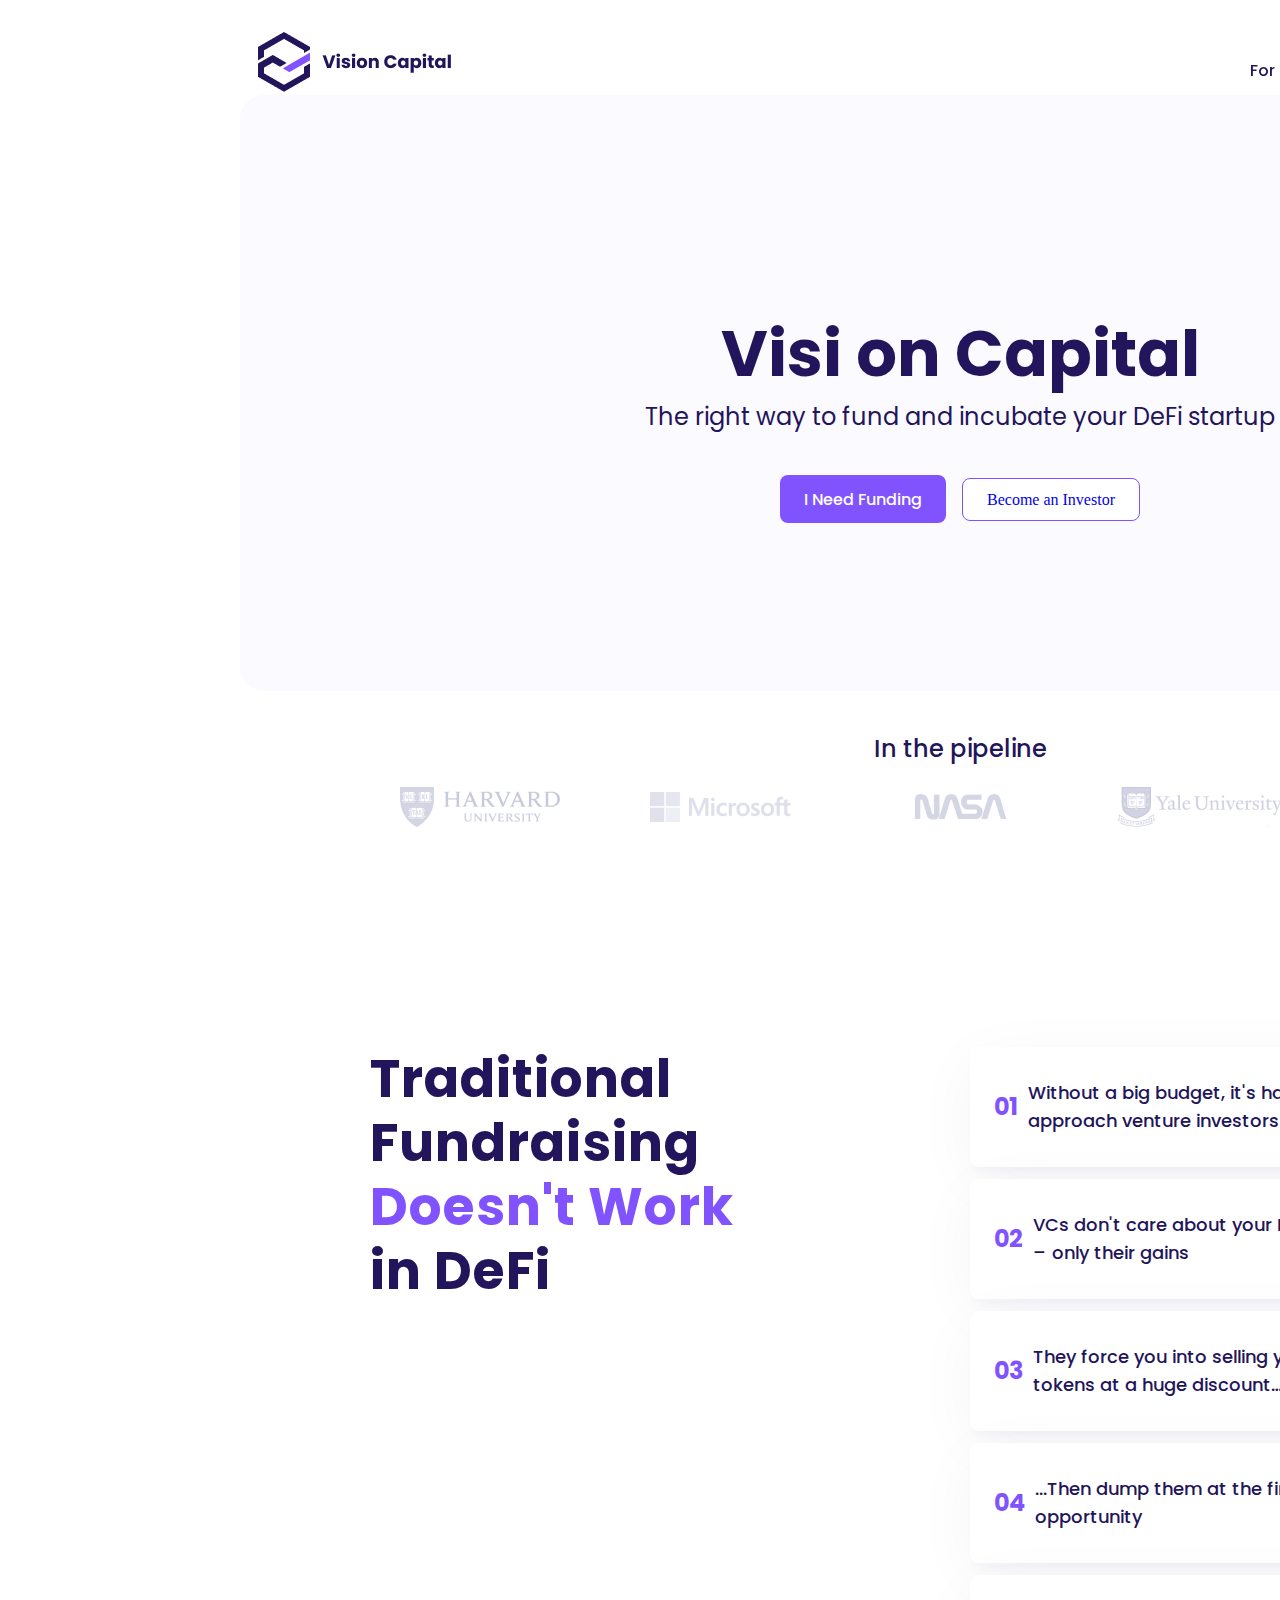
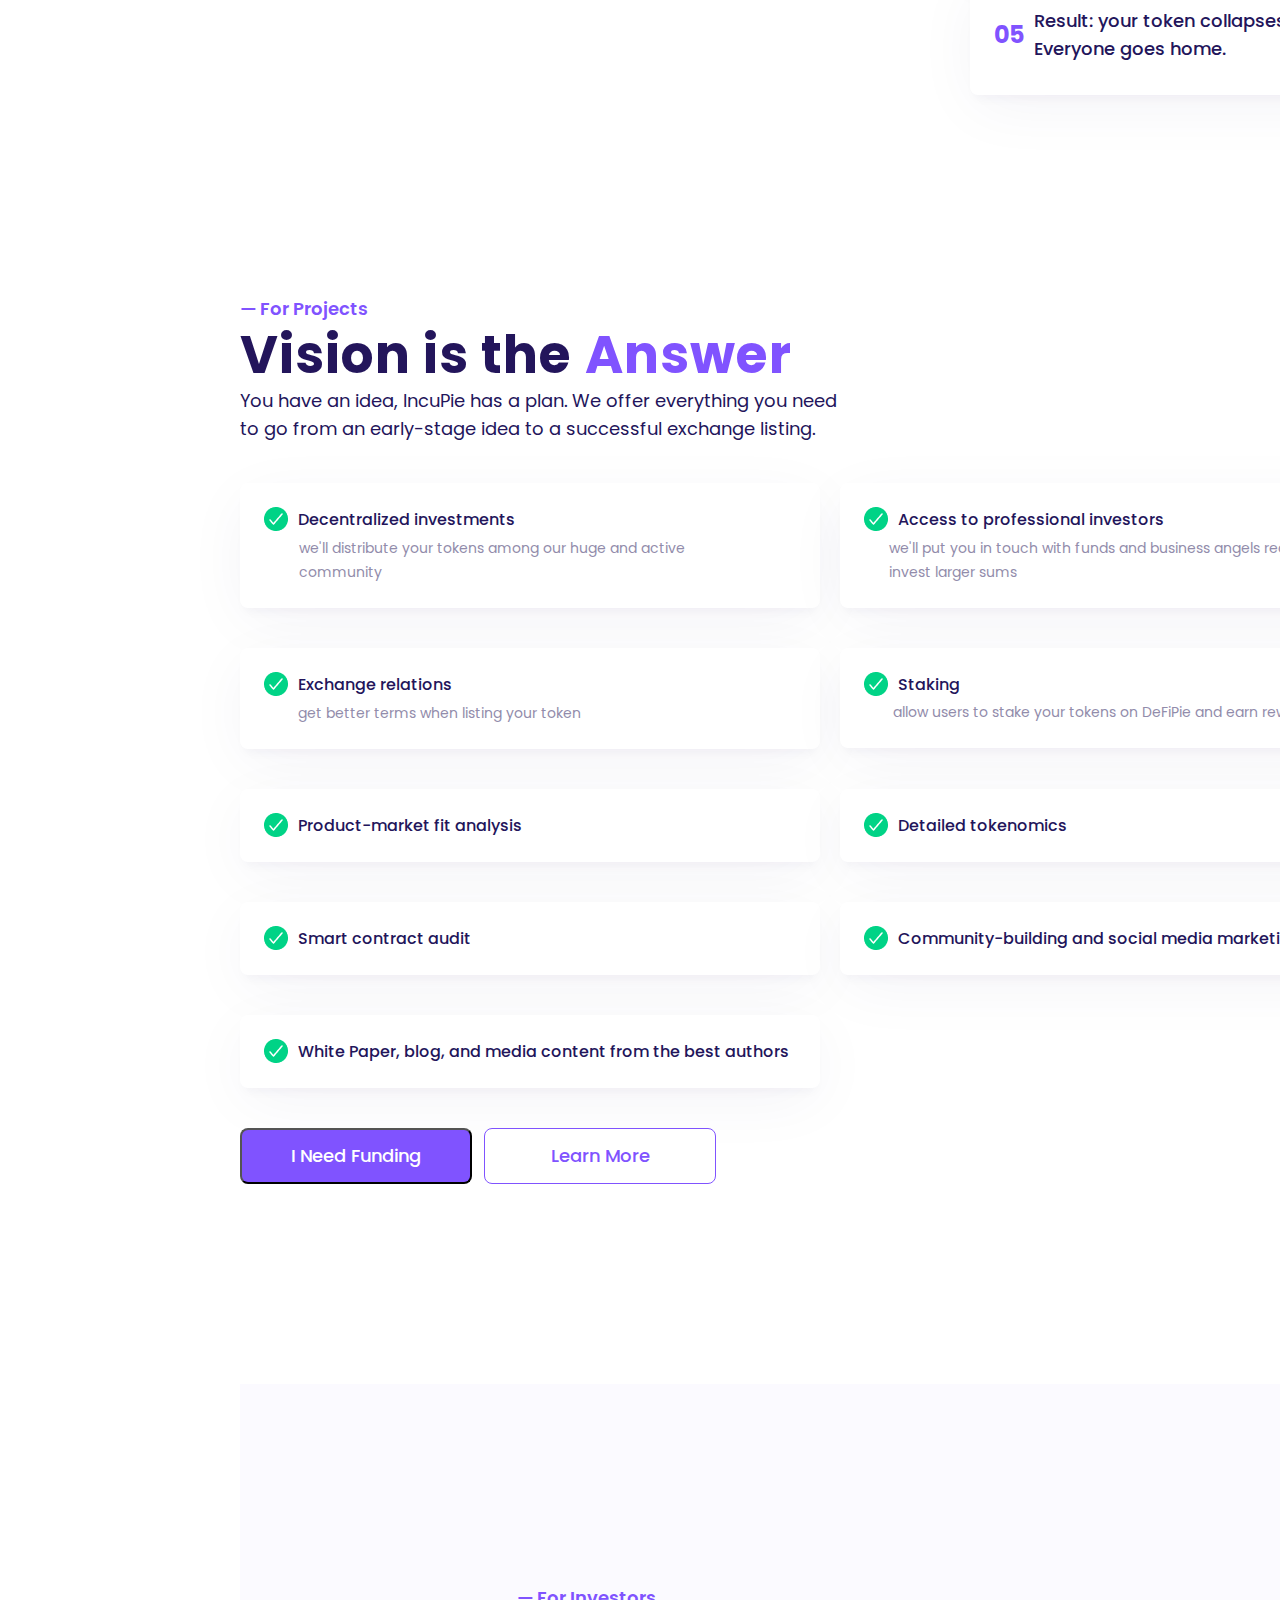
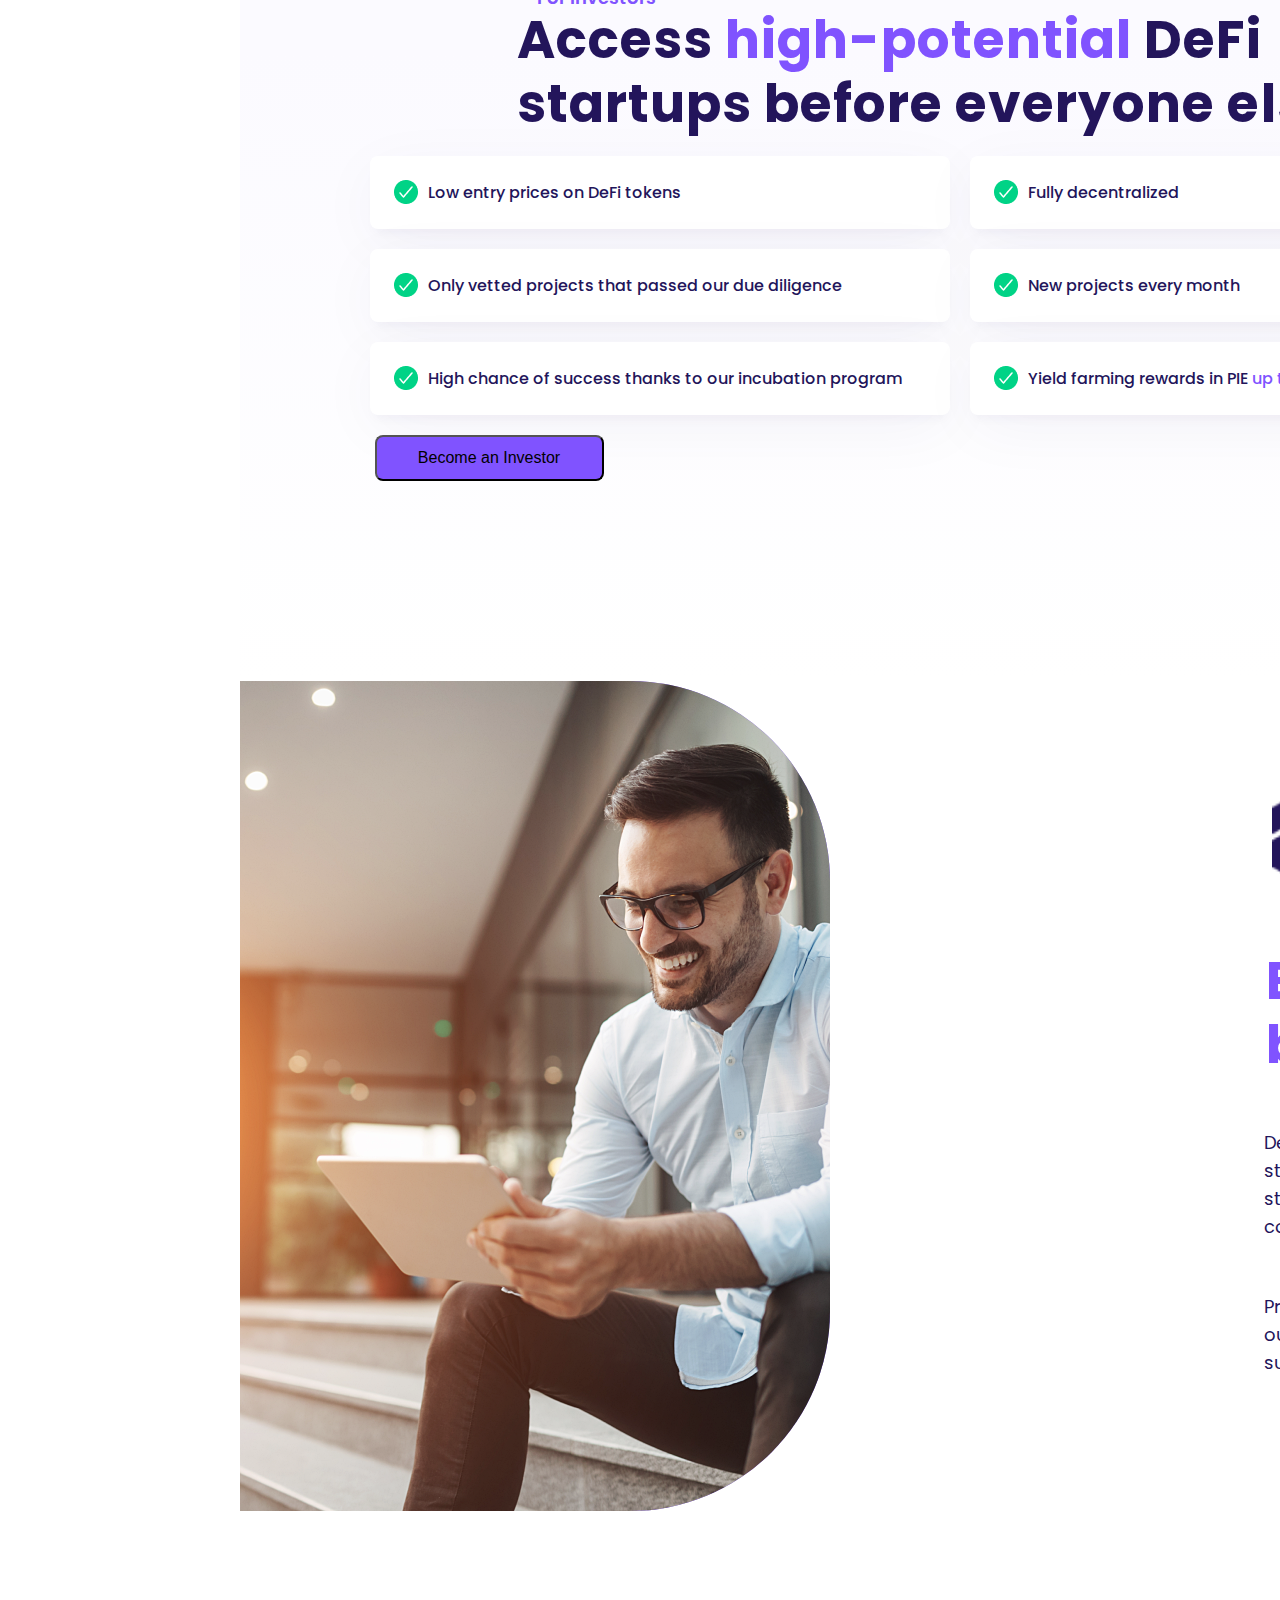
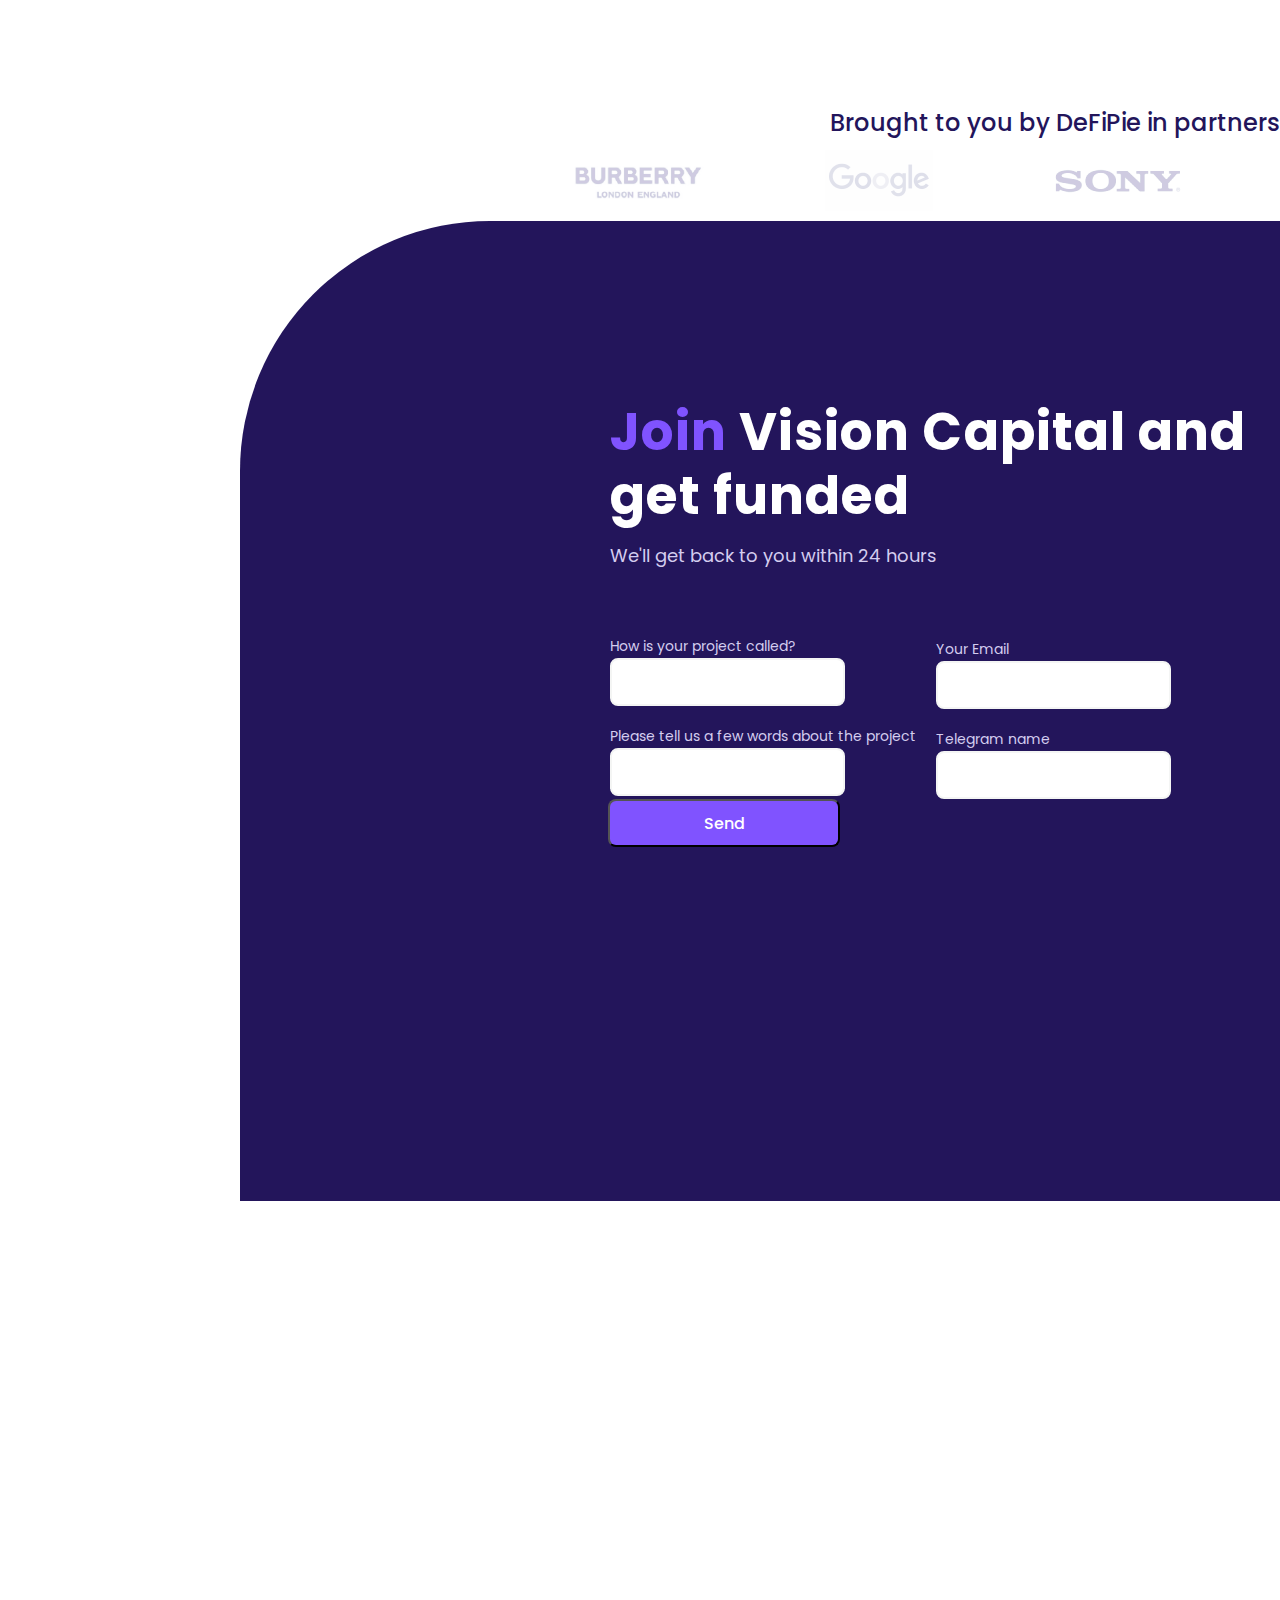
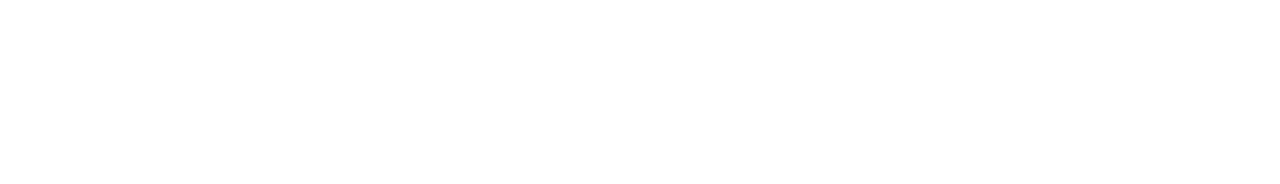
<file: imtihon/index.html>
<!DOCTYPE html>
<html lang="en">
<head>
    <meta charset="UTF-8">
    <meta name="viewport" content="width=device-width, initial-scale=1.0">
    <link rel="stylesheet" href="https://cdnjs.cloudflare.com/ajax/libs/font-awesome/6.4.2/css/all.min.css" integrity="sha512-z3gLpd7yknf1YoNbCzqRKc4qyor8gaKU1qmn+CShxbuBusANI9QpRohGBreCFkKxLhei6S9CQXFEbbKuqLg0DA==" crossorigin="anonymous" referrerpolicy="no-referrer" />
    <link rel="stylesheet" href="./style/normalize.css">
    <link rel="stylesheet" href="./style/style.css">
    <title>Document</title>
</head>
<body>
    <div class="contener">
        <div class="contenerr">
        <header>
            <img src="./img/Logo.png" alt="">
            <ul class="ul-link">
                <li>For Investors</li>
                <li>For Projects</li>
                <button>Join Now</button>
            </ul>
        </header>
        <div class="contener2">
            <h1>Visi    on Capital</h1>
            <p>The right way to fund and incubate your DeFi startup</p>
            <div class="but">
                <button>I Need Funding</button>
                <a href="./page.html">Become an Investor </a>
            
            </div>
        </div>
       <div class="smal-co">
        <h2>In the pipeline</h2>
        <div class="images">
            <img src="./img/logo1.png" >
            <img src="./img/logo2.png" >
            <img src="./img/logo3.png" >
            <img src="./img/logo4.png" >
            <img src="./img/logo5.png">
        </div>
       </div>
       <div class="section3">
        <div class="mini-contener">
            <div class="title">
                <h2>Traditional <br>Fundraising <br>
                    <span>Doesn't Work</span> <br>
                    in DeFi</h2>
            </div>
            <div class="ul">
                <div class="li">
                    <h6 style="color: var(--main-primary, #8053FF);
                    font-family: Poppins;
                    font-size: 24px;
                    font-style: normal;
                    font-weight: 700;
                    line-height: 28px; /* 116.667% */">01</h6>
                    <h2 style="width: 337px;
                    color: var(--main-body, #23155B);
                    /* 18/Medium */
                    font-family: Poppins;
                    font-size: 18px;
                    font-style: normal;
                    font-weight: 500;
                    line-height: 28px; /* 155.556% */">Without a big budget, it's hard to approach venture investors</h2>

                </div>
                <div class="liu">
                    <h6 style="color: var(--main-primary, #8053FF);
                    font-family: Poppins;
                    font-size: 24px;
                    font-style: normal;
                    font-weight: 700;
                    line-height: 28px; /* 116.667% */">02</h6>
                    <h3 style="width: 337px;
                    color: var(--main-body, #23155B);
                    /* 18/Medium */
                    font-family: Poppins;
                    font-size: 18px;
                    font-style: normal;
                    font-weight: 500;
                    line-height: 28px; /* 155.556% */">VCs don't care about your DeFi idea – only their gains</h3>
                </div>
                <div class="lio">
                    <h6 style="color: var(--main-primary, #8053FF);
                    font-family: Poppins;
                    font-size: 24px;
                    font-style: normal;
                    font-weight: 700;
                    line-height: 28px; /* 116.667% */">03</h6>
                    <h3 style="width: 337px;
                    color: var(--main-body, #23155B);
                    /* 18/Medium */
                    font-family: Poppins;
                    font-size: 18px;
                    font-style: normal;
                    font-weight: 500;
                    line-height: 28px; /* 155.556% */">They force you into selling your tokens at a huge discount…</h3>
                </div>
                <div class="tyu">
                    <h6 style="color: var(--main-primary, #8053FF);
                    font-family: Poppins;
                    font-size: 24px;
                    font-style: normal;
                    font-weight: 700;
                    line-height: 28px; /* 116.667% */">04</h6>
                    <h3 style="width: 337px;
                    color: var(--main-body, #23155B);
                    /* 18/Medium */
                    font-family: Poppins;
                    font-size: 18px;
                    font-style: normal;
                    font-weight: 500;
                    line-height: 28px; /* 155.556% */">...Then dump them at the first opportunity</h3>
                </div>
                <div class="salom">
                    <h6 style="color: var(--main-primary, #8053FF);
                    font-family: Poppins;
                    font-size: 24px;
                    font-style: normal;
                    font-weight: 700;
                    line-height: 28px; /* 116.667% */">05</h6>
                    <h3 style="width: 337px;
                    color: var(--main-body, #23155B);
                    /* 18/Medium */
                    font-family: Poppins;
                    font-size: 18px;
                    font-style: normal;
                    font-weight: 500;
                    line-height: 28px; /* 155.556% */">Result: your token collapses. Everyone goes home.</h3>

                </div>
            </div>
        </div>
       </div>
       <div class="scetion4">
        <p>— For Projects</p>
        <h3 style="  color: var(--main-body, #23155B);
        font-family: Poppins; font-size: 52px; font-style: normal;font-weight: 700;line-height: 64px; /* 123.077% */ letter-spacing: 1.04px;">Vision is the <span style="color: var(--main-primary, #8053FF);      /* Titles/H2 */        font-family: Poppins;        font-size: 52px;        font-style: normal;  font-weight: 700;line-height: 64px;letter-spacing: 1.04px;">Answer</span></h3>
            <h4>You have an idea, IncuPie has a plan. We offer everything you need to go from an early-stage idea to a successful exchange listing.</h4>
            <div class="section7">
              <div class="li-1">
                <div class="li-2">
                    <img src="./img/chekbox.png" alt="">
                    <h4>Decentralized investments</h4>
                    <br>
                    <p>we'll distribute your tokens among our huge and active community</p>
                </div>
                <div class="li-3">
                    <img src="./img/chekbox.png" alt="">
                    <h4>Access to professional investors</h4>
                    <p>we'll put you in touch with funds and business angels ready to invest larger sums</p>
                </div>
              </div>
              <div class="li-23">
                <div class="right4">
                    <img src="./img/chekbox.png" alt="">
                    <h3>Exchange relations</h3>
                    <h4>get better terms when listing your token</h4>
                </div>
                <div class="left5">
                    <img src="./img/chekbox.png" alt="">
                    <h3>Staking</h3>
                    <h4>allow users to stake your tokens on DeFiPie and earn rewards</h4>
                </div>
              </div>
              <div class="li-34">
                <div class="si">
                    <img src="./img/chekbox.png" alt="">
                    <h2>Product-market fit analysis</h2>
                </div>
                <div class="di">
                    <img src="./img/chekbox.png" alt="">
                    <h3>Detailed tokenomics  </h3>
                </div>
              </div>
              <div class="li-35">
                <div class="li-0">
                    <img src="./img/chekbox.png" alt="">
                    <h2>Smart contract audit</h2>
                </div>
                <div class="li-9">
                    <img src="./img/chekbox.png" alt="">
                    <h2>Community-building and social media marketing</h2>
                </div>
              </div>
              <div class="li-09">
                <div class="saloa">
                    <img src="./img/chekbox.png" alt="">
                    <h2>White Paper, blog, and media content from the best authors</h2>
                </div>
              </div>
       </div>
       <div class="btn2">
        <button>I Need Funding</button>
        <a href="#">Learn More</a>

       </div>
       <div class="section8">
        <div class="cont">
            <p>— For Investors</p>
            <h3>Access <span>high-potential</span> DeFi startups before everyone else</h3>
        </div>
        <div class="li-1">
            <div class="li-2">
                <img src="./img/chekbox.png" alt="">
                <h4>Low entry prices on DeFi tokens</h4>
                
            </div>
            <div class="li-3">
                <img src="./img/chekbox.png" alt="">
                <h4>Fully decentralized </h4>
            </div>
          </div>
          <div class="li-23">
            <div class="right4">
                <img src="./img/chekbox.png" alt="">
                <h3>Only vetted projects that passed our due diligence</h3>
            </div>
            <div class="left5">
                <img src="./img/chekbox.png" alt="">
                <h3>New projects every month</h3>
            </div>
          </div>
          <div class="li-34">
            <div class="si">
                <img src="./img/chekbox.png" alt="">
                <h2>High chance of success thanks to our incubation program</h2>
            </div>
            <div class="di">
                <img src="./img/chekbox.png" alt="">
                <h3>Yield farming rewards in PIE <span>up to 100% a year</span></h3>
            </div>
          </div>
          <button>Become an Investor</button>
          
       </div>
       <div class="top1">
        <img src="./img/odamtelfon.png" alt=""> 
    </div>
        <div class="cool">
            <img src="./img/3.png" alt="">
            <h3> <span>Brought to you by</span> DeFiPie</h3>
            <p>DeFiPie is the first DeFi app to bring together crypto lending, staking, P2P loans, liquidity mining, and trading. We have a strong development and marketing team and an active, constantly growing community.</p>
            <p>Project incubation is a natural next step: now that we've done it ourselves, we want to help other quality projects to achieve success.</p>
        </div>
        <div class="section9">
            <h3>Brought to you by DeFiPie in partnership with</h3>
            <div class="logotip">
                <img src="./img/image21.png" alt="">
                <img src="./img/22.png" alt="">
                <img src="./img/23.png" alt="">
                <img src="./img/24.png" alt="">
                <img src="./img/25.png" alt="">
            </div>
        </div>
        <div class="foter">
            <div class="foter1">
                <h2> <span>Join</span>
                    Vision Capital and get funded</h2>
                    <p>We'll get back to you within 24 hours</p>
                    <div class="inputs">
                        <form action="“/new-project”">
                            <label for="#">How is your project called?</label>
                            <br>
                            <input type="tel">
                            <br>
                            <label for="#">Please tell us a few words about the project</label>
                            <br>
                            <input type="text">
                        </form>
                    </div>
                    <div class="input-0">
                        <form action="“/new-project”">
                            <label for="#">Your Email</label>
                            <br>
                            <input type="email">
                            <br>
                            <label for="#">Telegram name</label>
                            <br>
                            <input type="text">
                            <button>Send</button>
                        </form>
                    </div>
            </div>
            <div class="col">
           <img src="./img/col.png" alt="">   
            </div>
        </div>
       </div>
    </div>
    <a href="./2page.html" style="font-size: 200px; margin-left: 1932px; text-decoration: none; color: aqua;">2page</a>
</body>
</html>
</file>
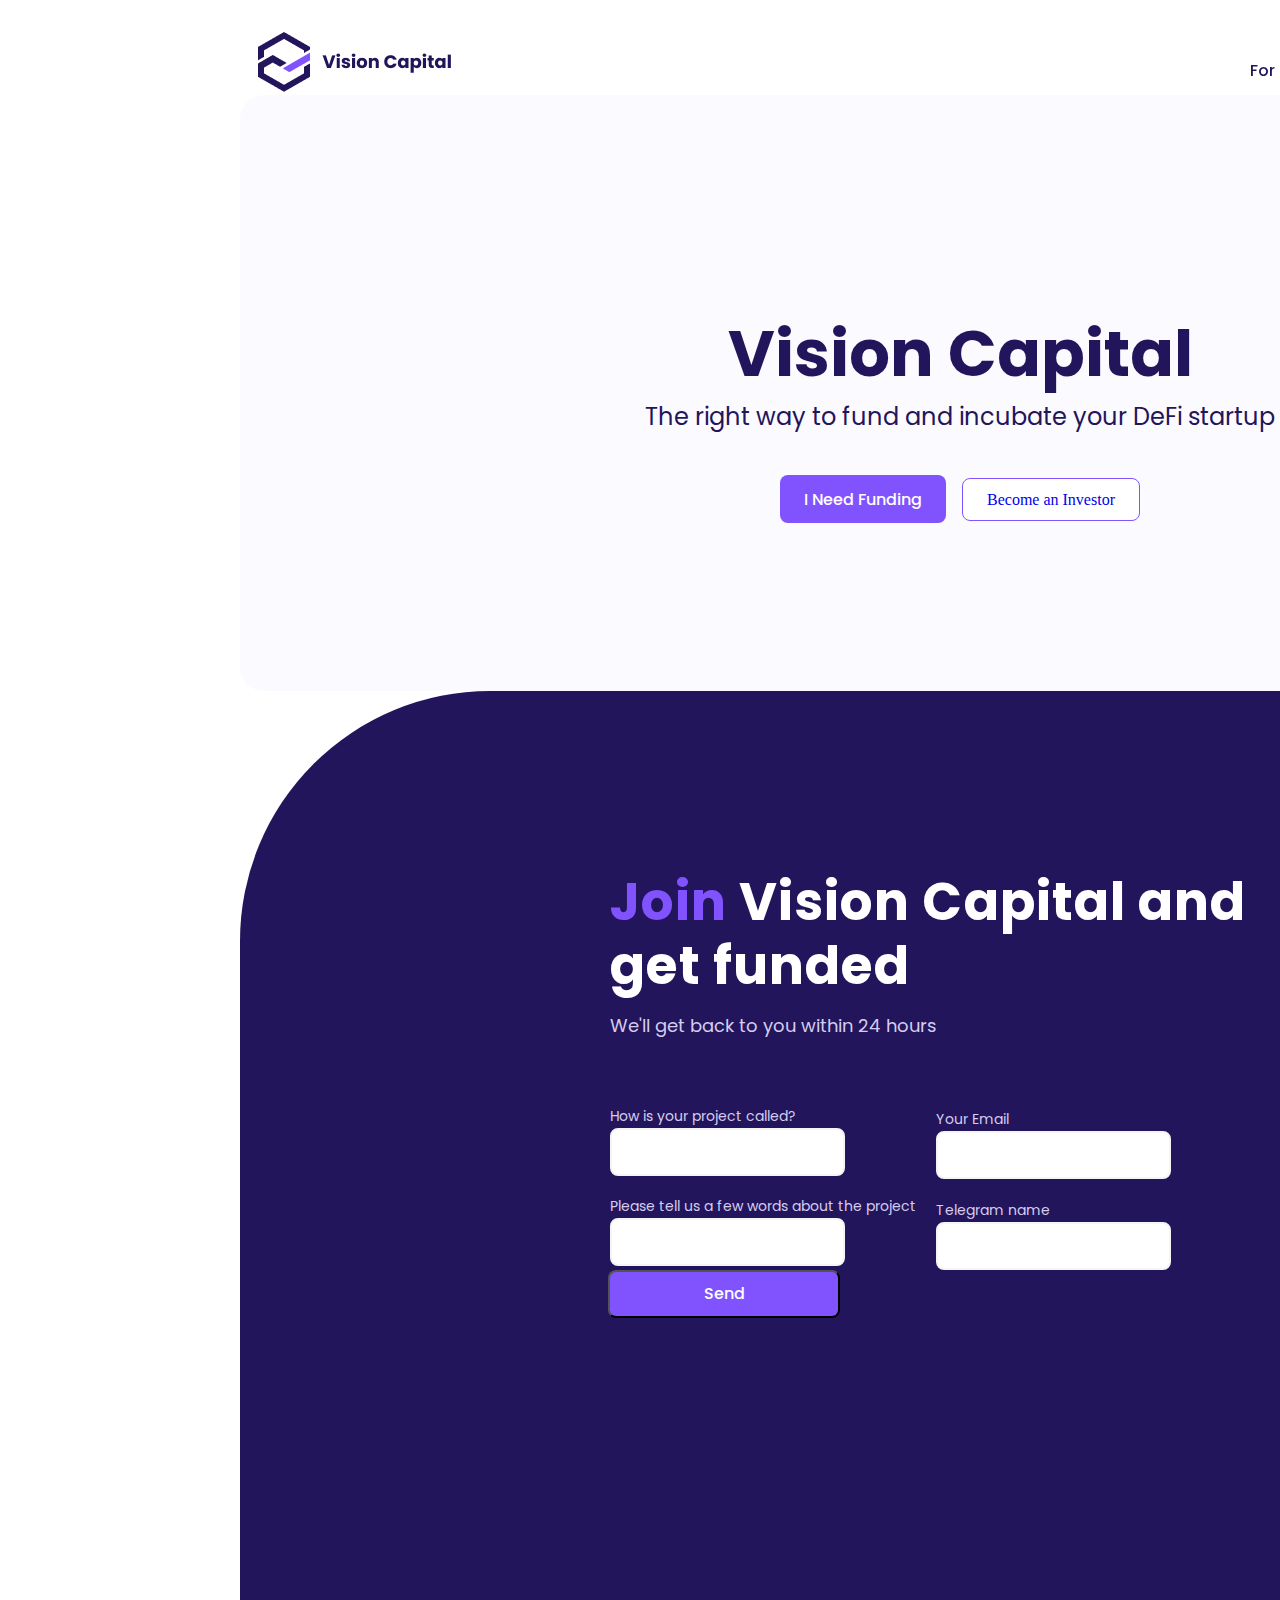
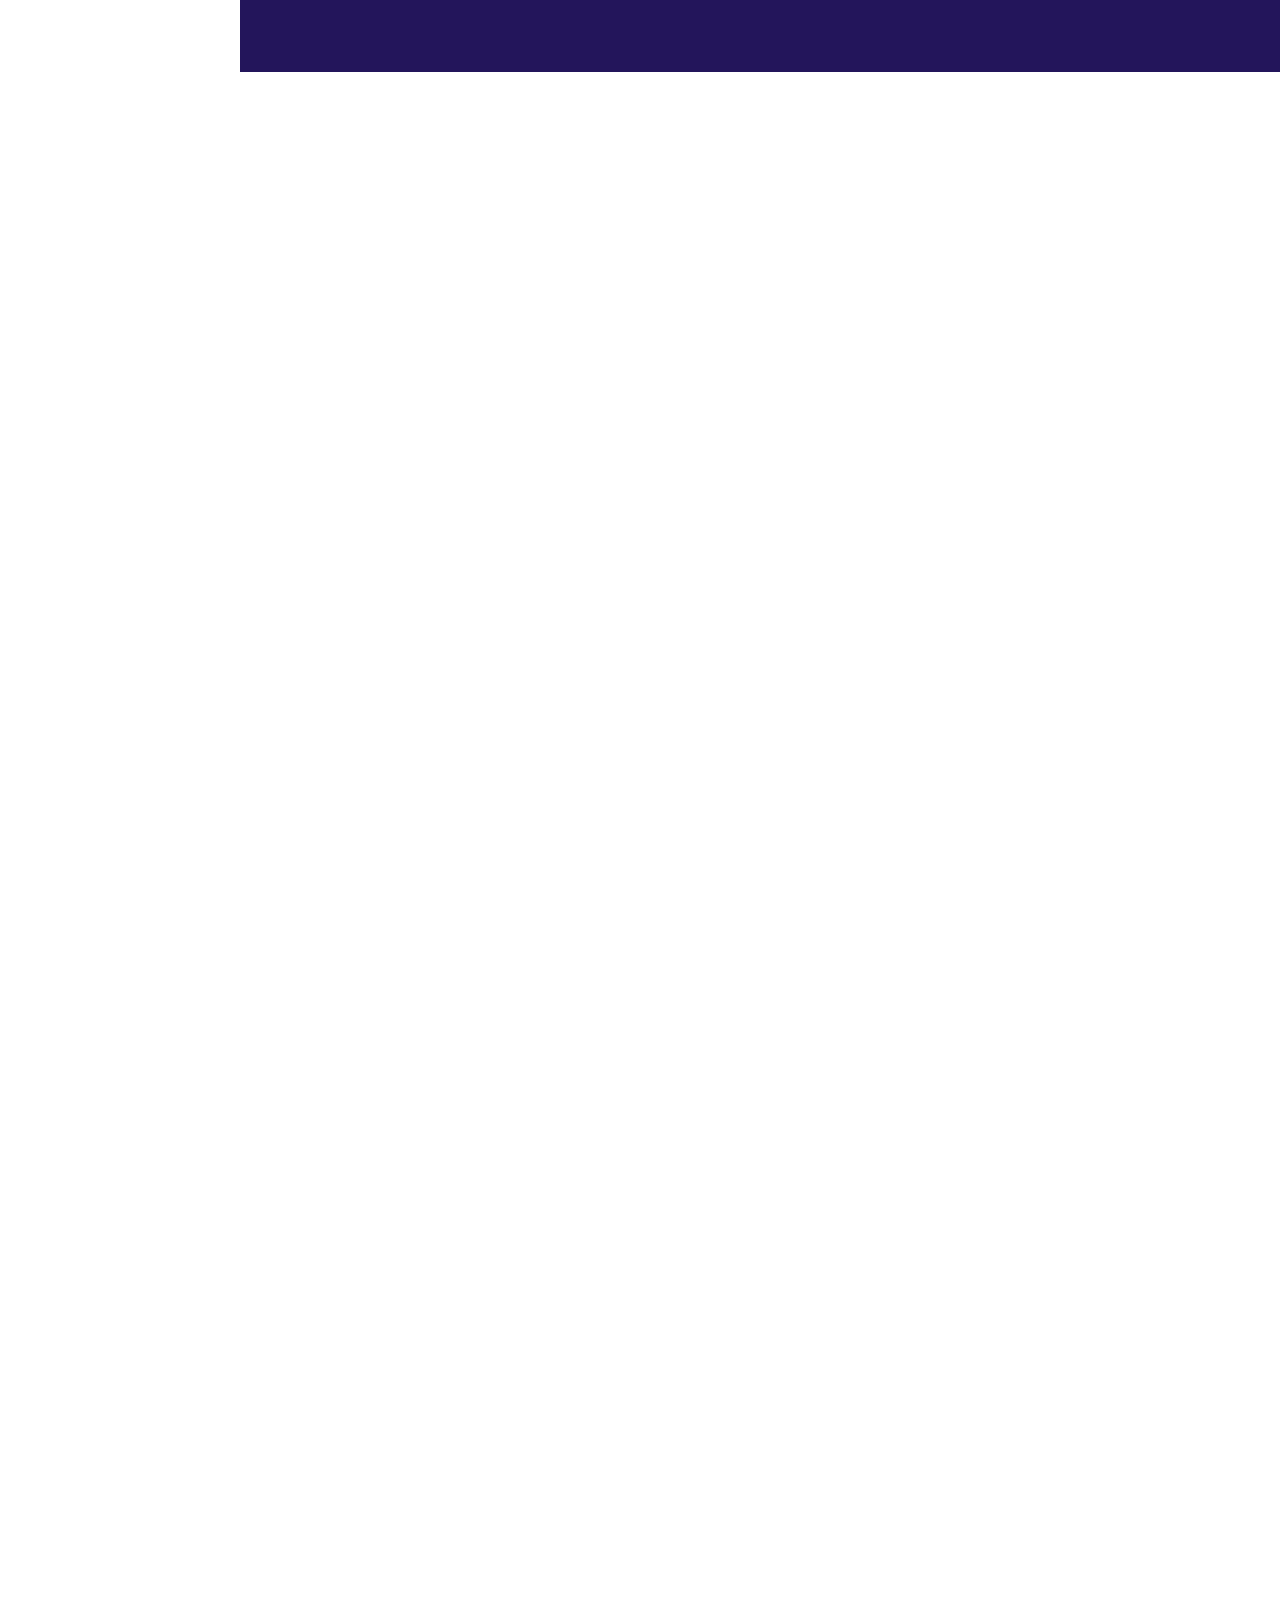
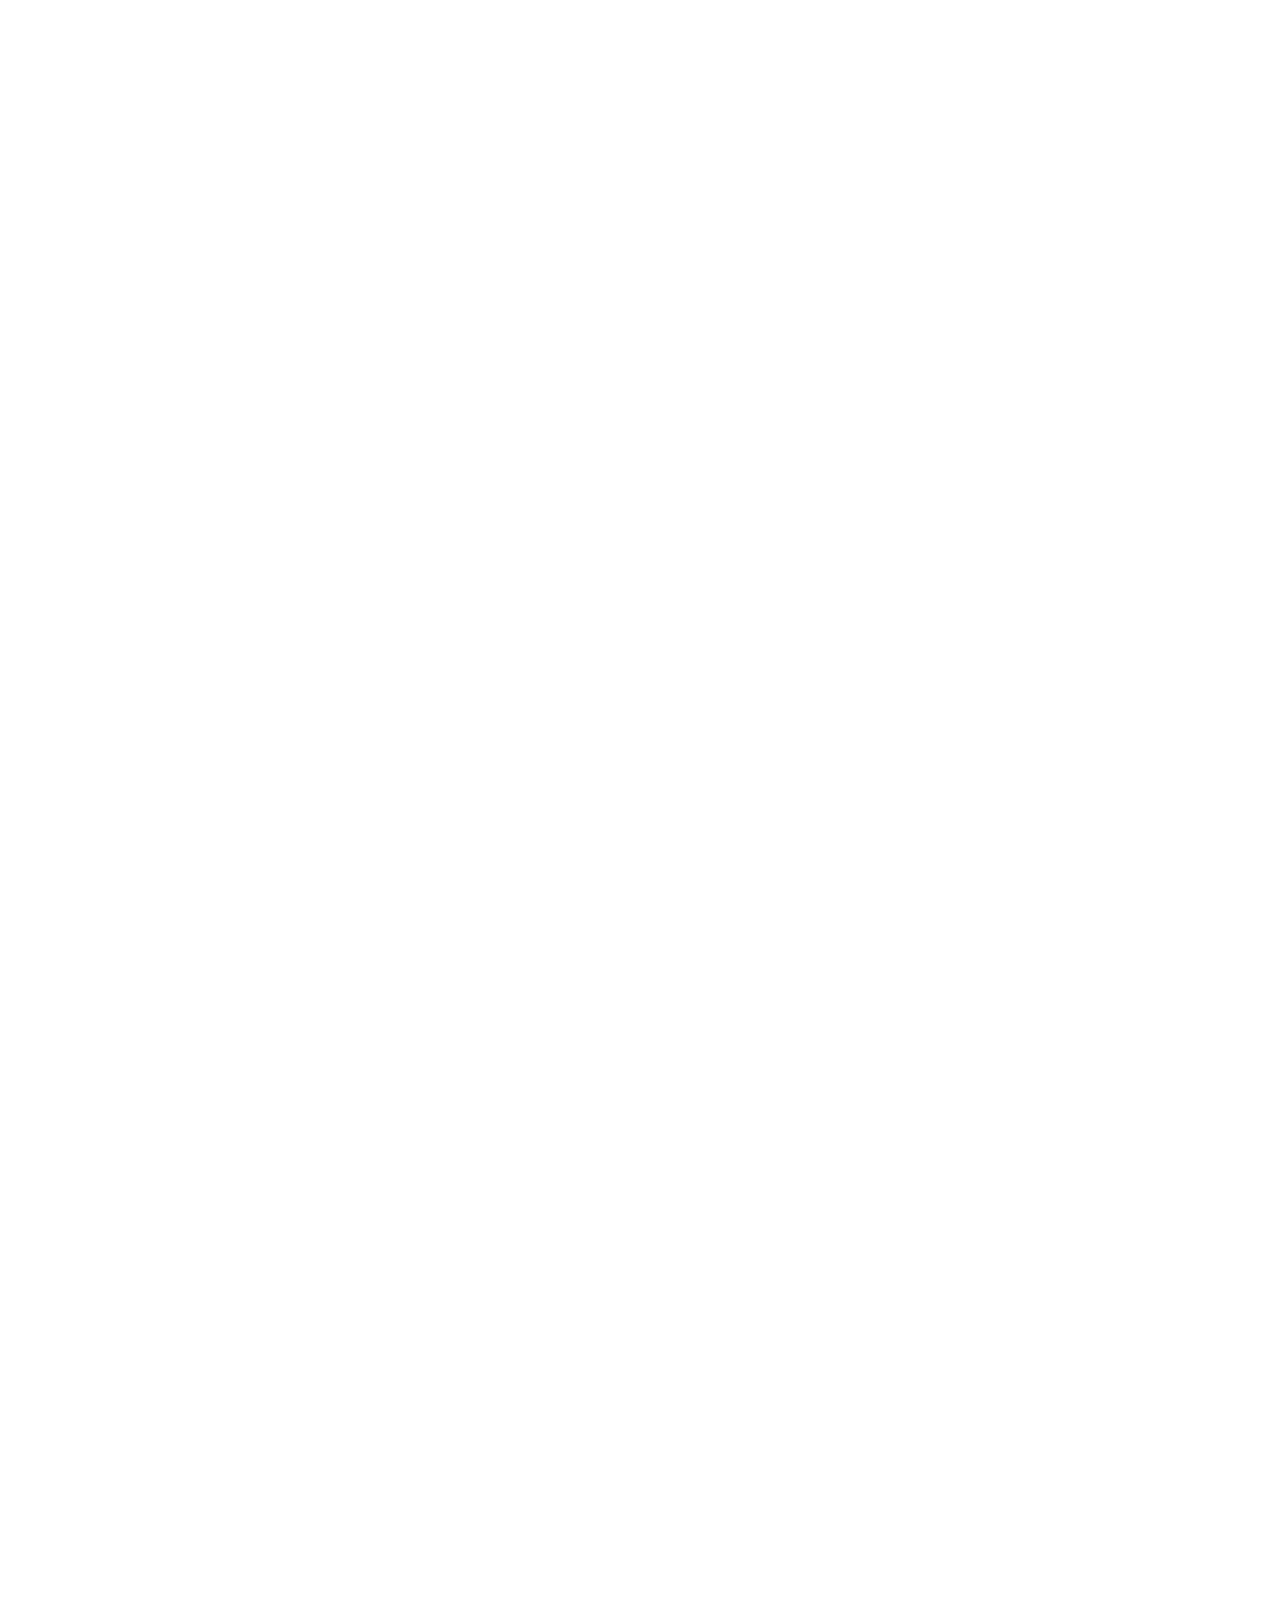
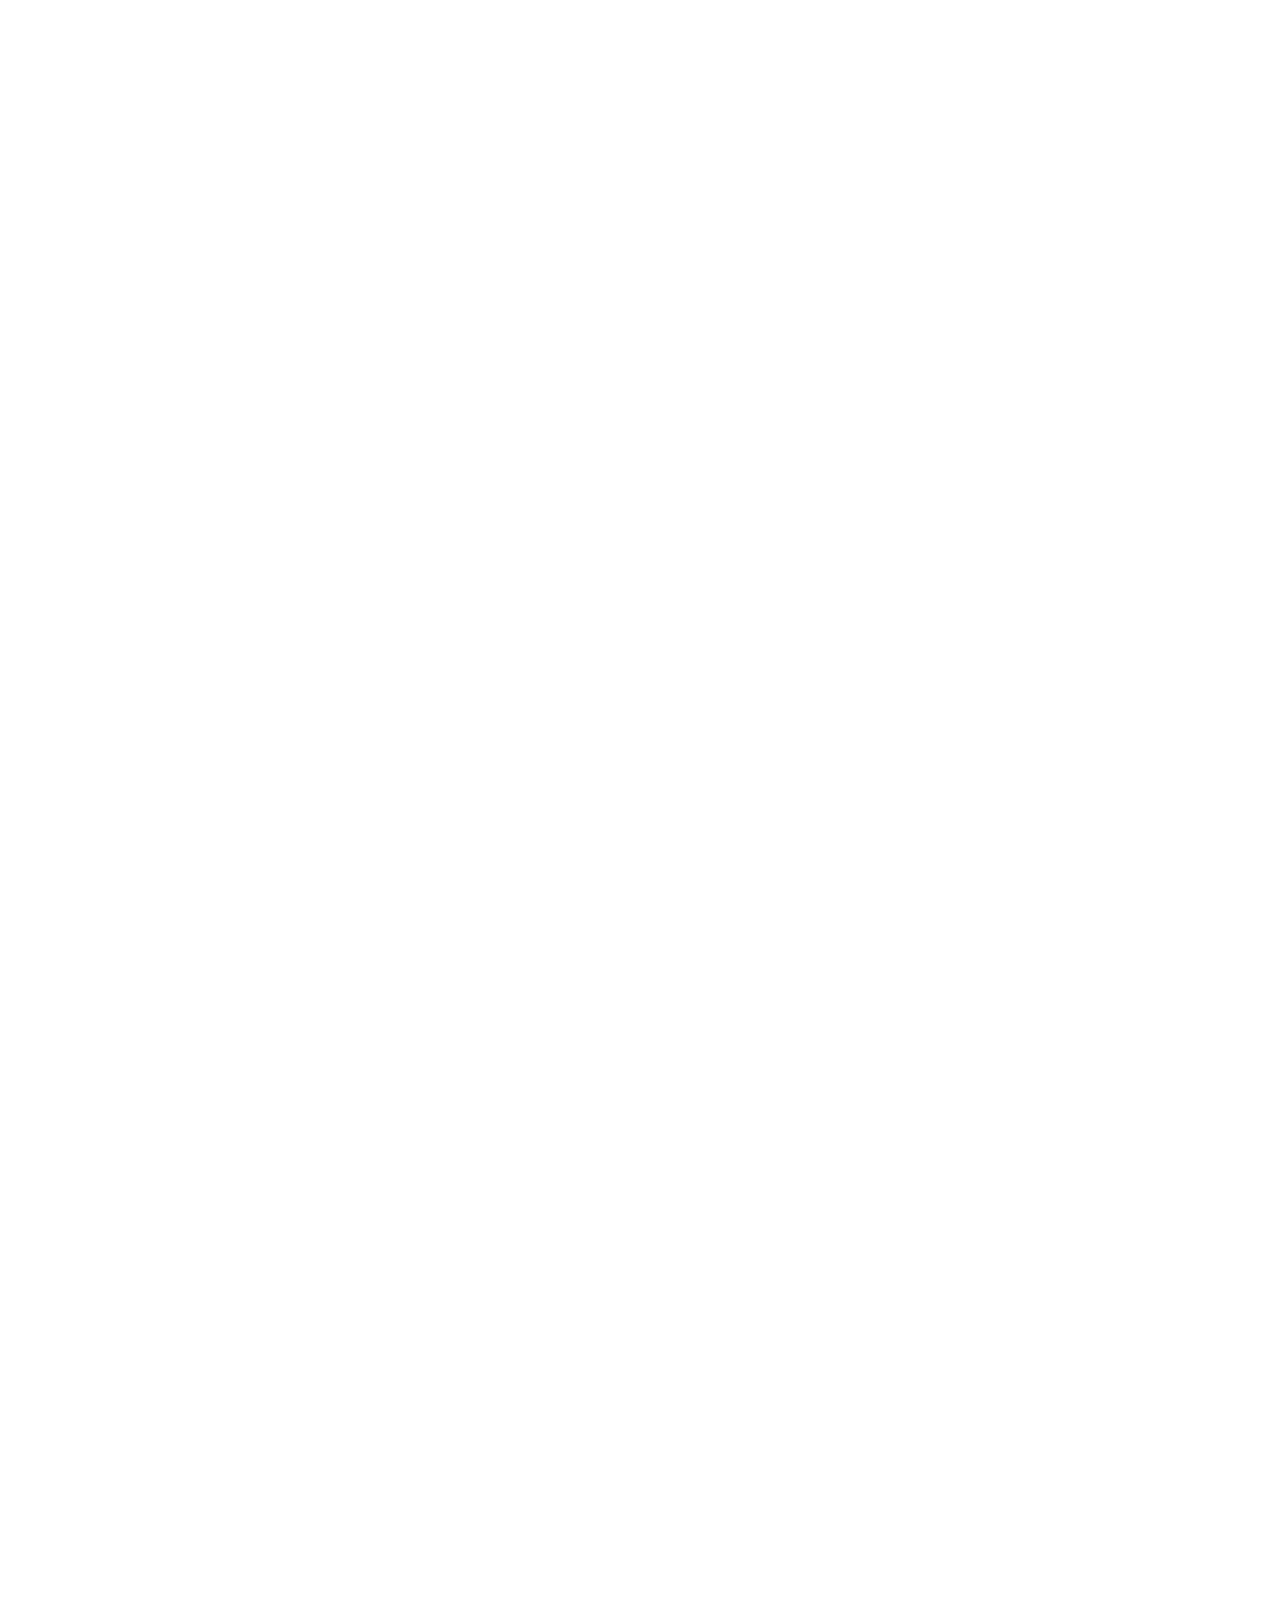
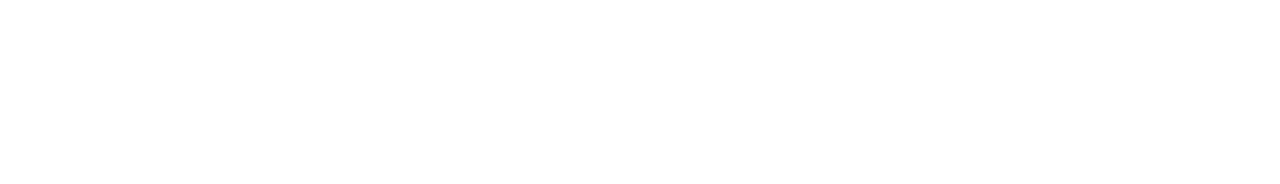
<file: imtihon/2page.html>
<!DOCTYPE html>
<html lang="en">
<head>
    <meta charset="UTF-8">
    <meta name="viewport" content="width=device-width, initial-scale=1.0">
    <link rel="stylesheet" href="./style/style.css">
    <link rel="stylesheet" href="./style/normalize.css">
    <title>Document</title>
</head>
<body>
    <div class="contener">
        <div class="contenerr">
        <header>
            <img src="./img/Logo.png" alt="">
            <ul class="ul-link">
                <li>For Investors</li>
                <li>For Projects</li>
                <button>Join Now</button>
            </ul>
        </header>
        <div class="contener2">
            <h1>Vision Capital</h1>
            <p>The right way to fund and incubate your DeFi startup</p>
            <div class="but">
                <button>I Need Funding</button>
                <a href="#">Become an Investor </a>
            </div>
            
        </div>

        <div class="foter">
            <div class="foter1">
                <h2> <span>Join</span>
                    Vision Capital and get funded</h2>
                    <p>We'll get back to you within 24 hours</p>
                    <div class="inputs">
                        <form action="#">
                            <label for="#">How is your project called?</label>
                            <br>
                            <input type="text">
                            <br>
                            <label for="#">Please tell us a few words about the project</label>
                            <br>
                            <input type="text">
                        </form>
                    </div>
                    <div class="input-0">
                        <form action="#">
                            <label for="#">Your Email</label>
                            <br>
                            <input type="text">
                            <br>
                            <label for="#">Telegram name</label>
                            <br>
                            <input type="text">
                            <button>Send</button>
                        </form>
                    </div>
            </div>
            <div class="col">
           <img src="./img/col.png" alt="">   
            </div>
        </div>
    </div>
</body>
</html>
</file>
<file: imtihon/style/style.css>
@import url(https://fonts.googleapis.com/css2?family=Poppins&display=swap);.ul-link,.ul-link button{font-size:16px;font-weight:500;display:flex}.contener2,.smal-co,.ul-link,header img{display:flex;display:flex}.btn2 a,.but a{text-decoration:none}.foter,.input-0 input,.inputs input,.logotip,.section3,.section4,.section8,.smal-co,.top1{align-self:stretch}*{margin:0;padding:0;box-sizing:border-box}.contener{height:6584px;flex-direction:column;justify-content:center;align-items:center;background:#fff;margin:auto}header{margin-inline:10px;margin-top:24px;position:sticky;top:0}header img{padding:4px;justify-content:center;align-items:center;gap:12px}.ul-link{align-items:center;list-style-type:none;color:var(--main-body,#23155b);font-family:Poppins;font-style:normal;line-height:28px;margin-top:-53px;margin-left:1000px;gap:24px}.but button,.ul-link button{all:unset;box-sizing:border-box;height:48px;justify-content:center;background:var(--main-primary,#8053ff);padding:12px 24px;border-radius:8px}.ul-link button{align-items:center;gap:10px;color:var(--main-white,#fff);font-family:Poppins;font-style:normal;line-height:normal}.contener2 h1,.contener2 p{color:var(--main-body,#23155b);text-align:center;font-family:Poppins;font-style:normal}.contener2{padding:168px 385px;flex-direction:column;align-items:flex-start;gap:10px;border-radius:24px;background:#fbfaff;flex-direction:column;align-items:center;gap:40px}.contenerr{width:1440px;height:6577px;position:absolute;left:240px}.contener2 h1{font-size:64px;font-weight:700;line-height:96px}.contener2 p{font-size:24px;font-weight:400;line-height:36px;margin-top:-86px}.but button,.smal-co h2{font-family:Poppins;font-style:normal;font-weight:500}.but button{align-items:center;gap:10px;color:var(--main-white,#fff);font-size:16px;line-height:normal}.btn2 button,.but a{justify-content:center}.smal-co h2,.title h2{color:var(--main-body,#23155b)}.but a{width:232px;padding:12px 24px;align-items:center;gap:10px;border-radius:8px;border:1px solid var(--main-primary,#8053ff);background:var(--main-white,#fff);margin-left:12px}.smal-co{flex-direction:column;align-items:center;margin-top:40px}.images,.mini-contener{align-items:flex-start;display:flex}.smal-co h2{font-size:24px;line-height:36px}.cont span,.cool span,.foter1 span,.title h2,.title span{font-family:Poppins;font-size:52px;font-style:normal;font-weight:700;line-height:64px;letter-spacing:1.04px}.images{gap:20px;opacity:.5}.section3{display:flex;padding:200px 0;flex-direction:column;align-items:center}.mini-contener{width:1180px}.title{display:flex;align-items:flex-start}.section4,.ul{flex-direction:column;display:flex}.title h2{width:600px}.cont span,.cool span,.foter1 span,.title span{color:var(--main-primary,#8053ff)}.ul{width:580px;align-items:flex-start;gap:12px;flex-shrink:0}.li,.lio,.liu,.salom,.tyu{display:flex;width:580px;height:120px;padding:24px;align-items:center;gap:10px;border-radius:8px;background:#fff;box-shadow:0 14px 64px -4px rgba(35,21,91,.05),0 8px 12px -6px rgba(35,21,91,.05)}.section4{padding:200px 0;align-items:center;border-radius:250px 0 0;background:var(--2,linear-gradient(180deg,#fbfaff 29.73%,#fff 100%))}.cont p,.scetion4 p{color:var(--main-primary,#8053ff);font-family:Poppins;font-size:18px;font-style:normal;font-weight:600;line-height:28px}.scetion4 h4,.section4 h3{color:var(--main-body,#23155b);font-family:Poppins;font-style:normal}.section4 h3{font-size:52px;font-weight:700;line-height:64px;letter-spacing:1.04px}.scetion4 h4{width:616px;font-size:18px;font-weight:400;line-height:28px}.section7{display:flex;width:1180px;flex-direction:column;align-items:flex-start;gap:40px;margin-top:40px}.li-09,.li-1,.li-23,.li-34,.li-35{display:flex;align-items:flex-start;gap:20px}.di,.left5,.li-0,.li-2,.li-3,.li-9,.right4,.saloa,.si{padding:24px;display:flex;width:580px;gap:10px;border-radius:8px;background:var(--main-white,#fff);box-shadow:0 14px 64px -4px rgba(35,21,91,.05),0 8px 12px -6px rgba(35,21,91,.05)}.di,.li-0,.li-2,.li-3,.li-9,.right4,.saloa,.si{align-items:flex-start}.di h3,.left5 h3,.li-0 h2,.li-2 h4,.li-3 h4,.li-9 h2,.right4 h3,.saloa h2,.si h2{align-self:stretch;color:var(--main-body,#23155b);font-family:Poppins;font-size:16px;font-style:normal;font-weight:500;line-height:normal}.left5 h4,.li-2 p,.li-3 p,.right4 h4{width:458px;color:var(--main-gray,#928cab);font-family:Poppins;font-size:14px;font-style:normal;font-weight:400;line-height:24px}.li-2 p,.li-3 p{margin-top:29px;margin-left:-635px}.right4 h4{margin-top:29px;margin-left:-164px}.left5{align-items:flex-start;align-items:flex-start}.left5 h4{margin-left:-77px;margin-top:28px}.btn2 a,.btn2 button{width:232px;border-radius:8px;font-size:18px;font-weight:500;line-height:28px;font-family:Poppins;font-style:normal;padding:12px 24px;gap:10px;display:flex}.section8{display:flex;padding:200px 0;flex-direction:column;align-items:center;border-radius:0 250px 0 0;background:var(--2,linear-gradient(180deg,#fbfaff 29.73%,#fff 100%));margin-top:200px;gap:20px}.btn2{margin-top:40px;display:flex;gap:12px}.btn2 button{align-items:center;background:var(--main-primary,#8053ff);color:var(--main-white,#fff)}.btn2 a{justify-content:center;align-items:center;border:1px solid var(--main-primary,#8053ff);background:var(--main-white,#fff);color:var(--main-primary,#8053ff)}.section8 button,.top1 img{background:var(--main-primary,#8053ff)}.cont{display:flex;flex-direction:column;align-items:flex-start;gap:40px}.cont h3{width:887px;color:var(--main-body,#23155b);font-family:Poppins;font-size:52px;font-style:normal;font-weight:700;line-height:64px;letter-spacing:1.04px;margin-top:-44px}.di span{color:var(--main-primary,#8053ff);font-family:Poppins;font-size:16px;font-style:normal;font-weight:500;line-height:normal}.cool h3,.cool p,.section9 h3{color:var(--main-body,#23155b);font-family:Poppins;font-style:normal}.section8 button{display:flex;width:229px;padding:12px 24px;justify-content:center;align-items:center;gap:10px;border-radius:8px;margin-left:-942px}.top1{display:flex;padding-bottom:0;align-items:center}.cool,.top1 img{display:flex;flex-direction:column}.top1 img{width:590px;height:830px;justify-content:center;align-items:center;flex-shrink:0;border-radius:0 200px 200px 0}.cool{margin-top:-733px;width:840px;padding-left:0;align-items:flex-start;gap:52px;margin-left:772px}.foter,.section9{flex-direction:column;display:flex}.cool img{width:104px;height:119px;margin-left:260px}.cool h3{width:415px;font-size:52px;font-weight:700;line-height:64px;letter-spacing:1.04px;margin-left:254px}.cool p{width:579px;font-size:18px;font-weight:400;line-height:28px;margin-left:252px}.section9{width:1180px;align-items:flex-start;margin-top:327.5px}.section9 h3{font-size:24px;font-weight:500;line-height:36px;margin-left:590px}.logotip{display:flex;align-items:flex-start;gap:20px;opacity:.5;margin-left:289px}.foter{padding:179px 370px;align-items:flex-start;gap:10px;border-radius:250px 0 0;background:var(--main-body,#23155b)}.foter1{display:flex;width:700px;flex-direction:column;align-items:flex-start;gap:64px;flex-shrink:0;display:flex}.foter1 h2{color:var(--main-white,#fff);font-family:Poppins;font-size:52px;font-style:normal;font-weight:700;line-height:64px;letter-spacing:1.04px}.foter1 p,.input-0 label,.inputs label{color:var(--main-gray-light,#d4cdef);font-weight:400;font-family:Poppins;font-style:normal}.foter1 p{font-size:18px;line-height:28px;margin-top:-50px}.input-0 label,.inputs label{font-size:14px;line-height:24px}.input-0 input,.inputs input{display:flex;height:48px;padding:14px 12px;align-items:flex-start;gap:10px;border-radius:8px;border:2px solid #f4f5f4;background:#fff}.input-0{margin-top:-223px;margin-left:326px}.col{width:400px;height:165px;display:flex;flex-direction:column;align-items:flex-end;gap:24px;margin-left:611px}.input-0 button{color:var(--main-white,#fff);font-family:Poppins;font-size:16px;font-style:normal;font-weight:500;line-height:normal;display:flex;width:232px;height:48px;padding:12px 24px;justify-content:center;align-items:center;gap:10px;border-radius:8px;background:var(--main-primary,#8053ff);margin-left:-328px}
</file>
